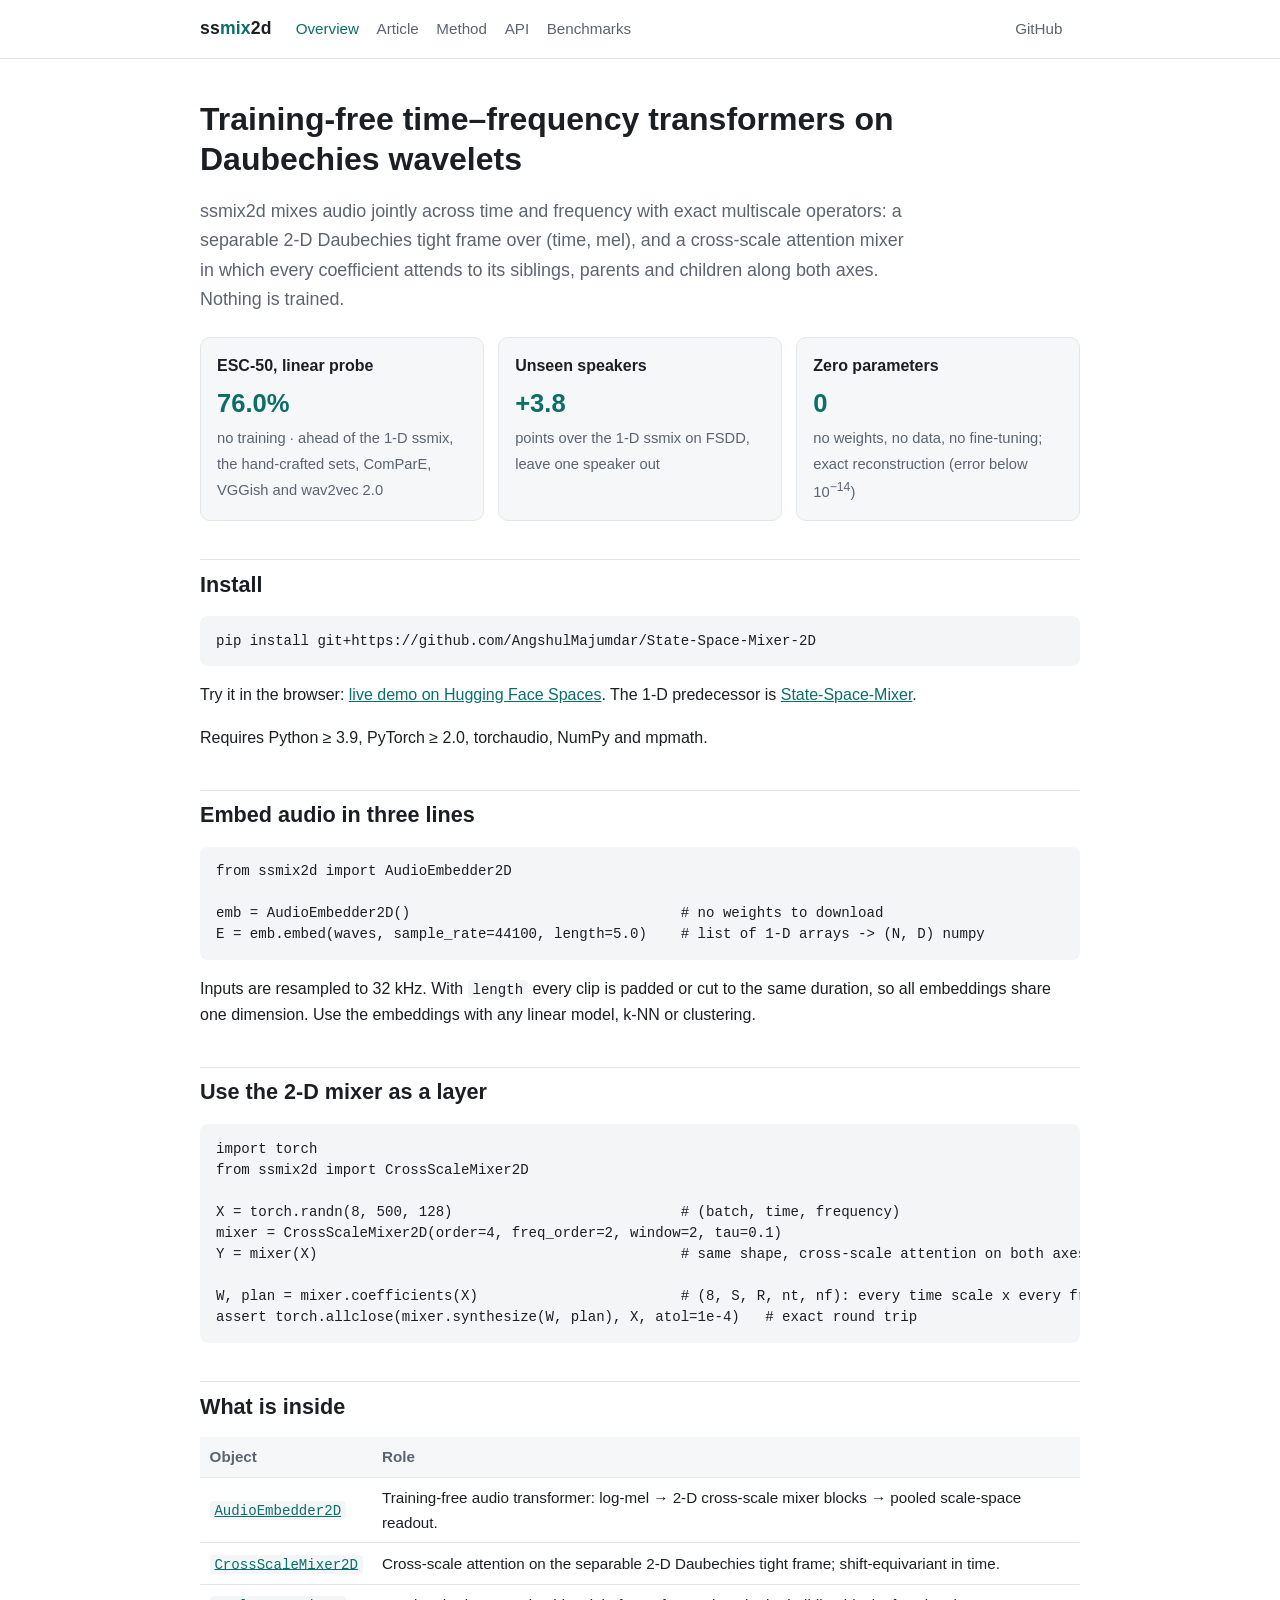
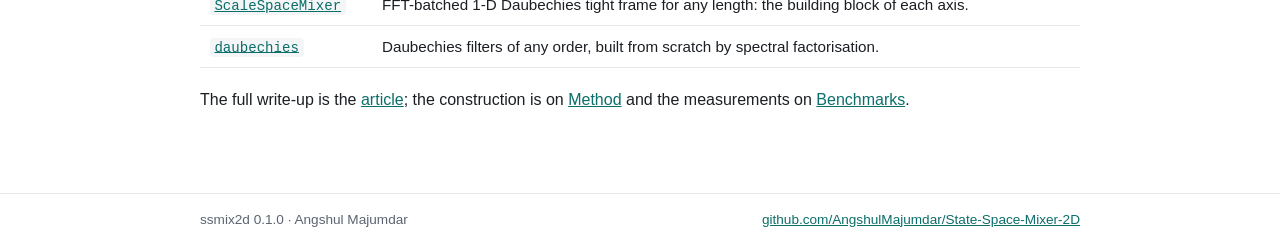
<file: docs/index.html>
<!DOCTYPE html>
<html lang="en">
<head>
<meta charset="utf-8">
<meta name="viewport" content="width=device-width, initial-scale=1">
<title>Overview · ssmix2d</title>
<meta name="description" content="ssmix2d: training-free time-frequency transformers on Daubechies wavelets.">
<link rel="stylesheet" href="style.css">

</head>
<body>
<header><div class="bar"><a class="brand" href="index.html">ss<span>mix</span>2d</a>
<nav><a href="index.html" class=on>Overview</a><a href="article.html">Article</a><a href="method.html">Method</a><a href="api.html">API</a><a href="benchmarks.html">Benchmarks</a><a class="gh" href="https://github.com/AngshulMajumdar/State-Space-Mixer-2D">GitHub</a></nav></div></header>
<main>

<h1>Training-free time–frequency transformers on Daubechies wavelets</h1>
<p class=lead>ssmix2d mixes audio jointly across time and frequency with exact multiscale operators: a separable
2-D Daubechies tight frame over (time, mel), and a cross-scale attention mixer in which every coefficient attends to
its siblings, parents and children along both axes. Nothing is trained.</p>

<div class=cards>
<div class=card><b>ESC-50, linear probe</b><span class=big>76.0%</span><br><span class=note>no training · ahead of the 1-D ssmix, the hand-crafted sets, ComParE, VGGish and wav2vec 2.0</span></div>
<div class=card><b>Unseen speakers</b><span class=big>+3.8</span><br><span class=note>points over the 1-D ssmix on FSDD, leave one speaker out</span></div>
<div class=card><b>Zero parameters</b><span class=big>0</span><br><span class=note>no weights, no data, no fine-tuning; exact reconstruction (error below 10<sup>−14</sup>)</span></div>
</div>

<h2>Install</h2>
<pre><code>pip install git+https://github.com/AngshulMajumdar/State-Space-Mixer-2D</code></pre>
<p>Try it in the browser: <a href="https://huggingface.co/spaces/Angshul/ssmix2d-audio-embedder">live demo on Hugging Face Spaces</a>. The 1-D predecessor is
<a href="https://github.com/AngshulMajumdar/State-Space-Mixer">State-Space-Mixer</a>.</p>
<p>Requires Python ≥ 3.9, PyTorch ≥ 2.0, torchaudio, NumPy and mpmath.</p>

<h2>Embed audio in three lines</h2>
<pre><code>from ssmix2d import AudioEmbedder2D

emb = AudioEmbedder2D()                                # no weights to download
E = emb.embed(waves, sample_rate=44100, length=5.0)    # list of 1-D arrays -> (N, D) numpy</code></pre>
<p>Inputs are resampled to 32 kHz. With <code>length</code> every clip is padded or cut to the same
duration, so all embeddings share one dimension. Use the embeddings with any linear model, k-NN or clustering.</p>

<h2>Use the 2-D mixer as a layer</h2>
<pre><code>import torch
from ssmix2d import CrossScaleMixer2D

X = torch.randn(8, 500, 128)                           # (batch, time, frequency)
mixer = CrossScaleMixer2D(order=4, freq_order=2, window=2, tau=0.1)
Y = mixer(X)                                           # same shape, cross-scale attention on both axes

W, plan = mixer.coefficients(X)                        # (8, S, R, nt, nf): every time scale x every frequency scale
assert torch.allclose(mixer.synthesize(W, plan), X, atol=1e-4)   # exact round trip</code></pre>

<h2>What is inside</h2>
<table>
<tr><th>Object</th><th>Role</th></tr>
<tr><td><a href="api.html#AudioEmbedder2D"><code>AudioEmbedder2D</code></a></td><td>Training-free audio transformer: log-mel → 2-D cross-scale mixer blocks → pooled scale-space readout.</td></tr>
<tr><td><a href="api.html#CrossScaleMixer2D"><code>CrossScaleMixer2D</code></a></td><td>Cross-scale attention on the separable 2-D Daubechies tight frame; shift-equivariant in time.</td></tr>
<tr><td><a href="api.html#ScaleSpaceMixer"><code>ScaleSpaceMixer</code></a></td><td>FFT-batched 1-D Daubechies tight frame for any length: the building block of each axis.</td></tr>
<tr><td><a href="api.html#daubechies"><code>daubechies</code></a></td><td>Daubechies filters of any order, built from scratch by spectral factorisation.</td></tr>
</table>
<p>The full write-up is the <a href="article.html">article</a>; the construction is on <a href="method.html">Method</a>
and the measurements on <a href="benchmarks.html">Benchmarks</a>.</p>

</main>
<footer><div class="bar"><span>ssmix2d 0.1.0 · Angshul Majumdar</span><a href="https://github.com/AngshulMajumdar/State-Space-Mixer-2D">github.com/AngshulMajumdar/State-Space-Mixer-2D</a></div></footer>
</body>
</html>
</file>
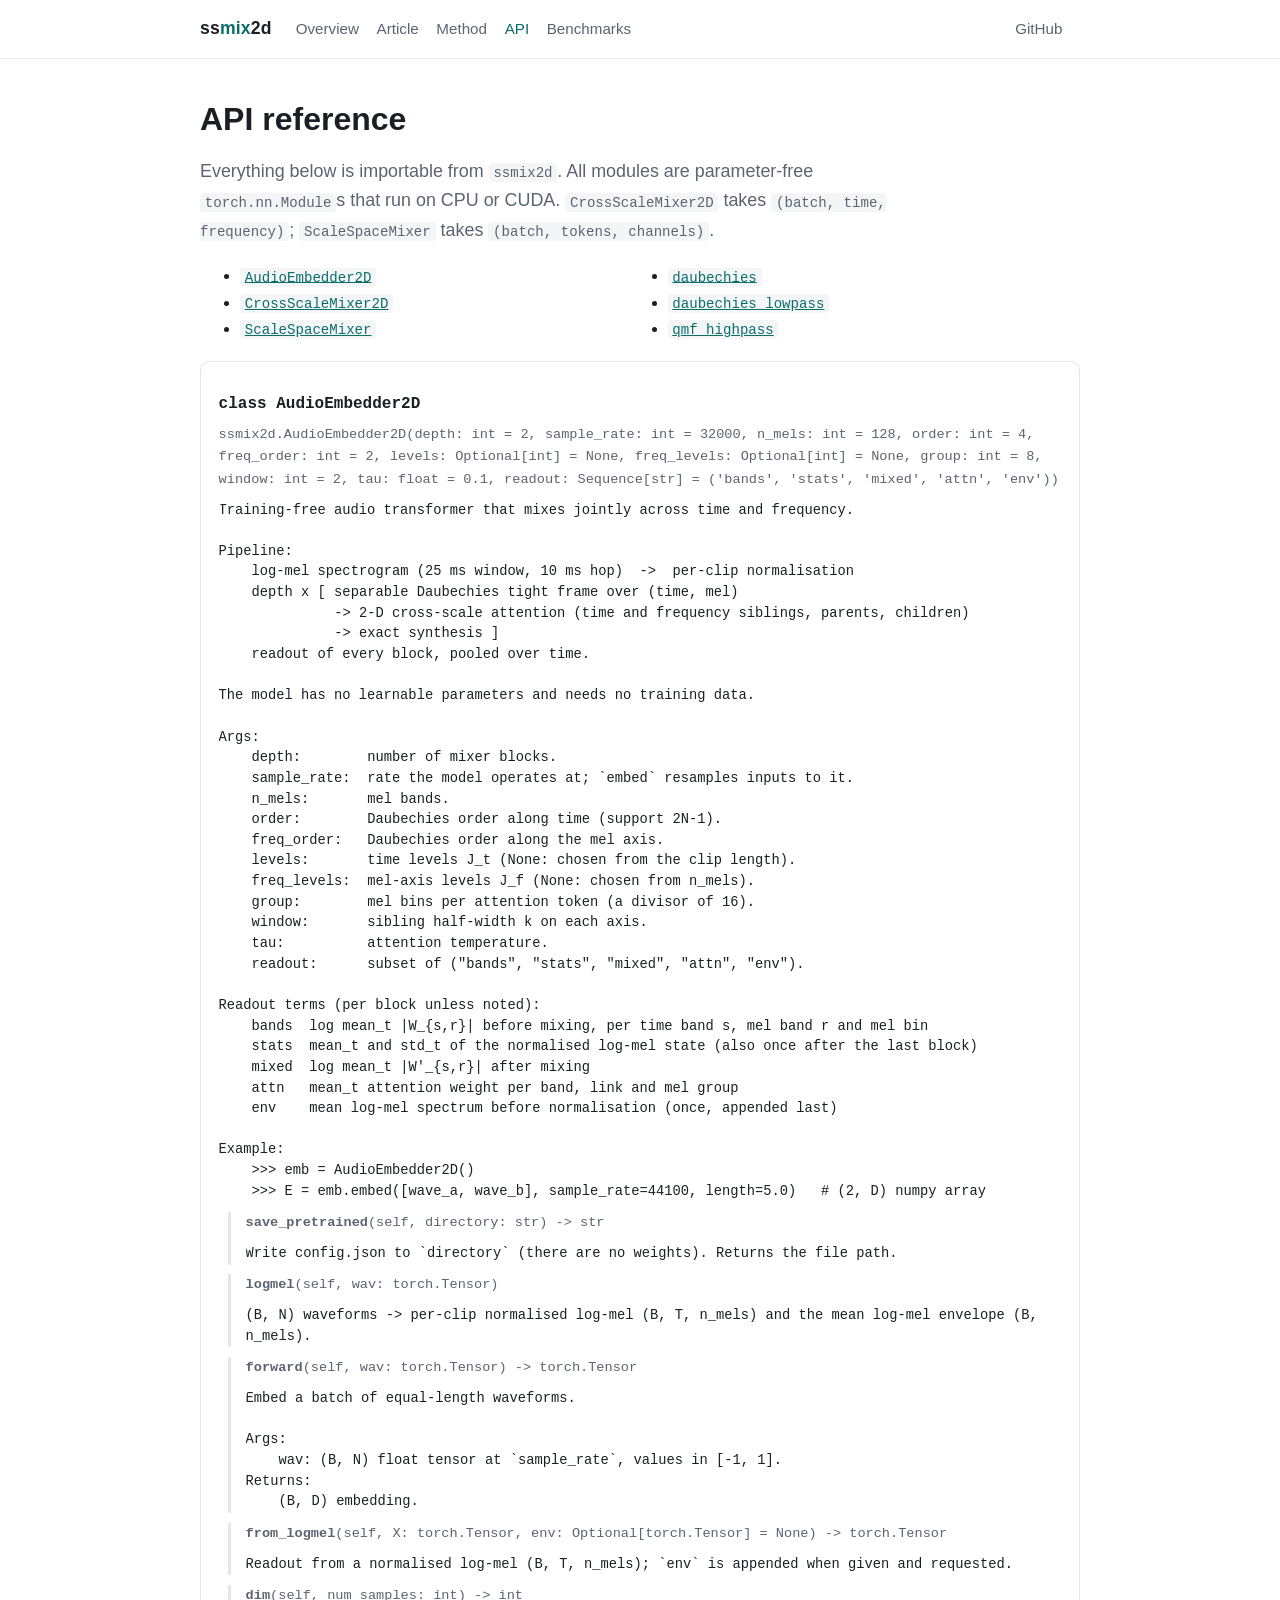
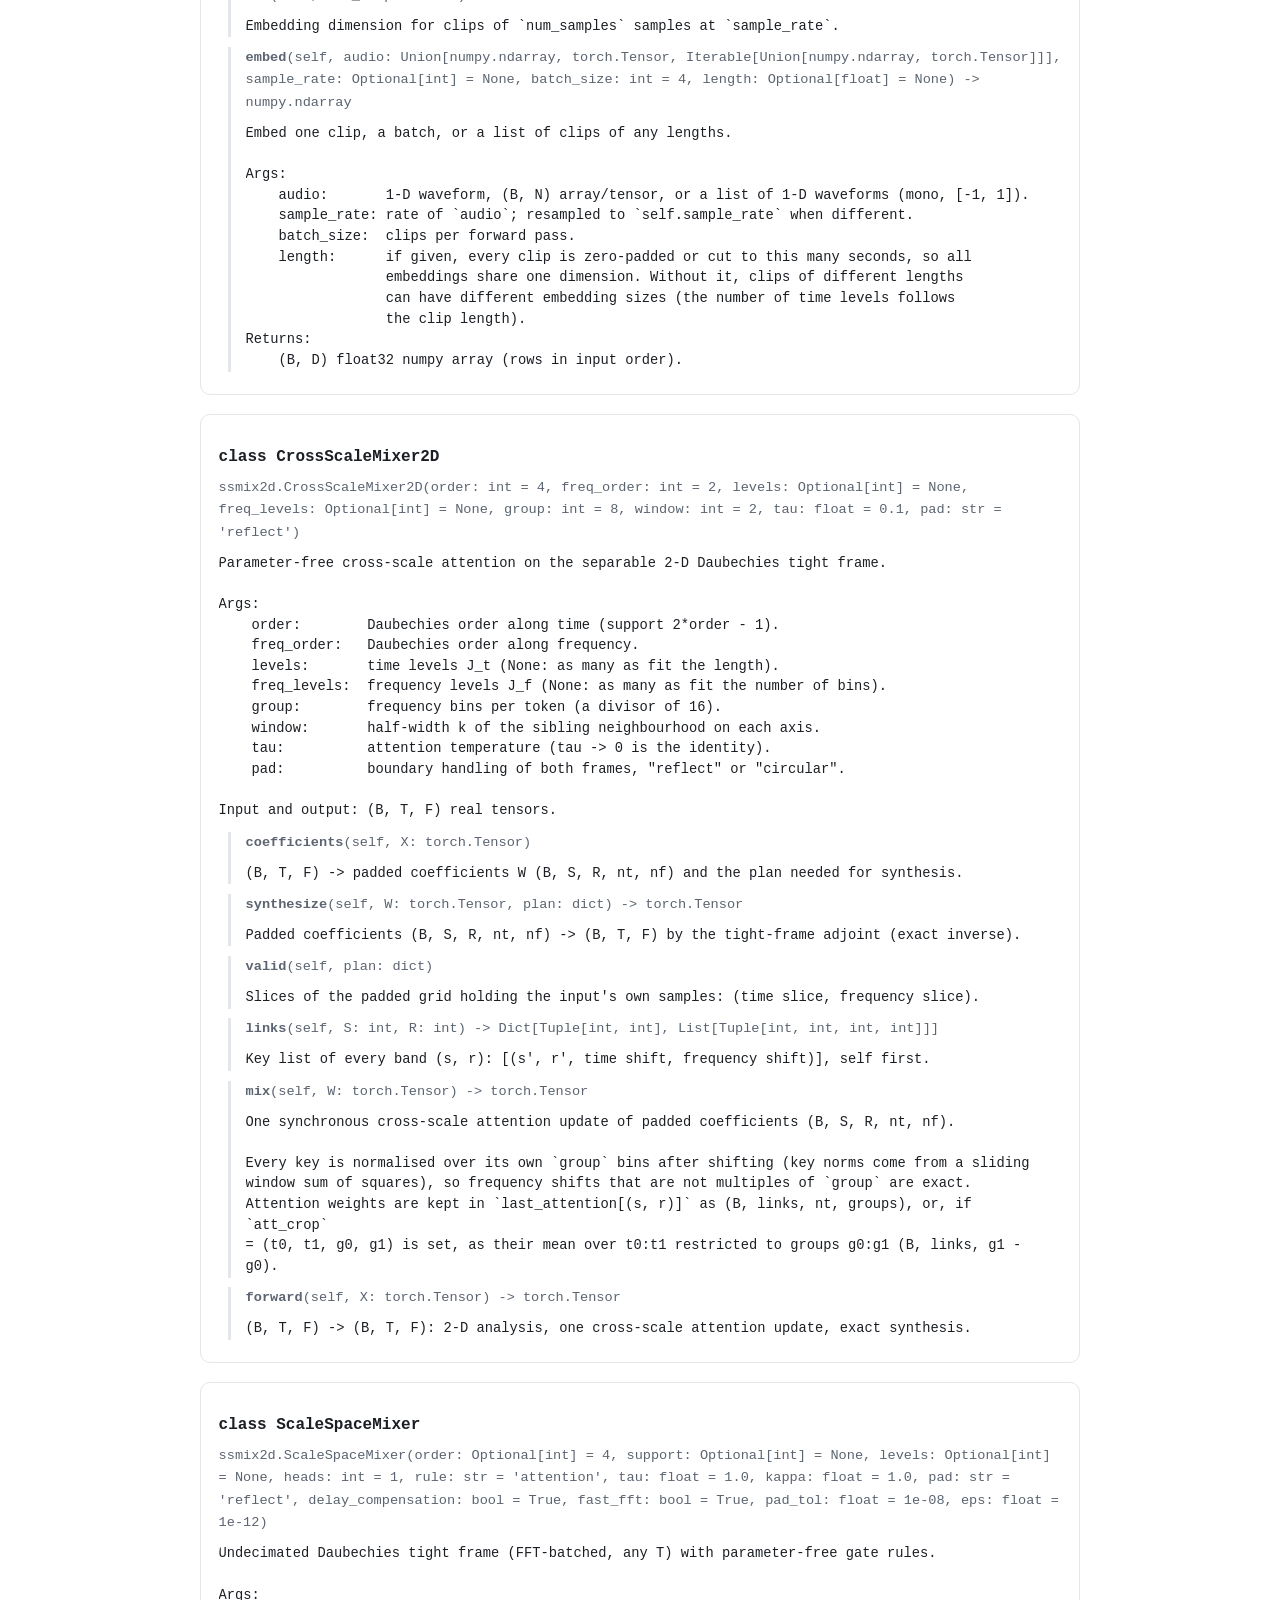
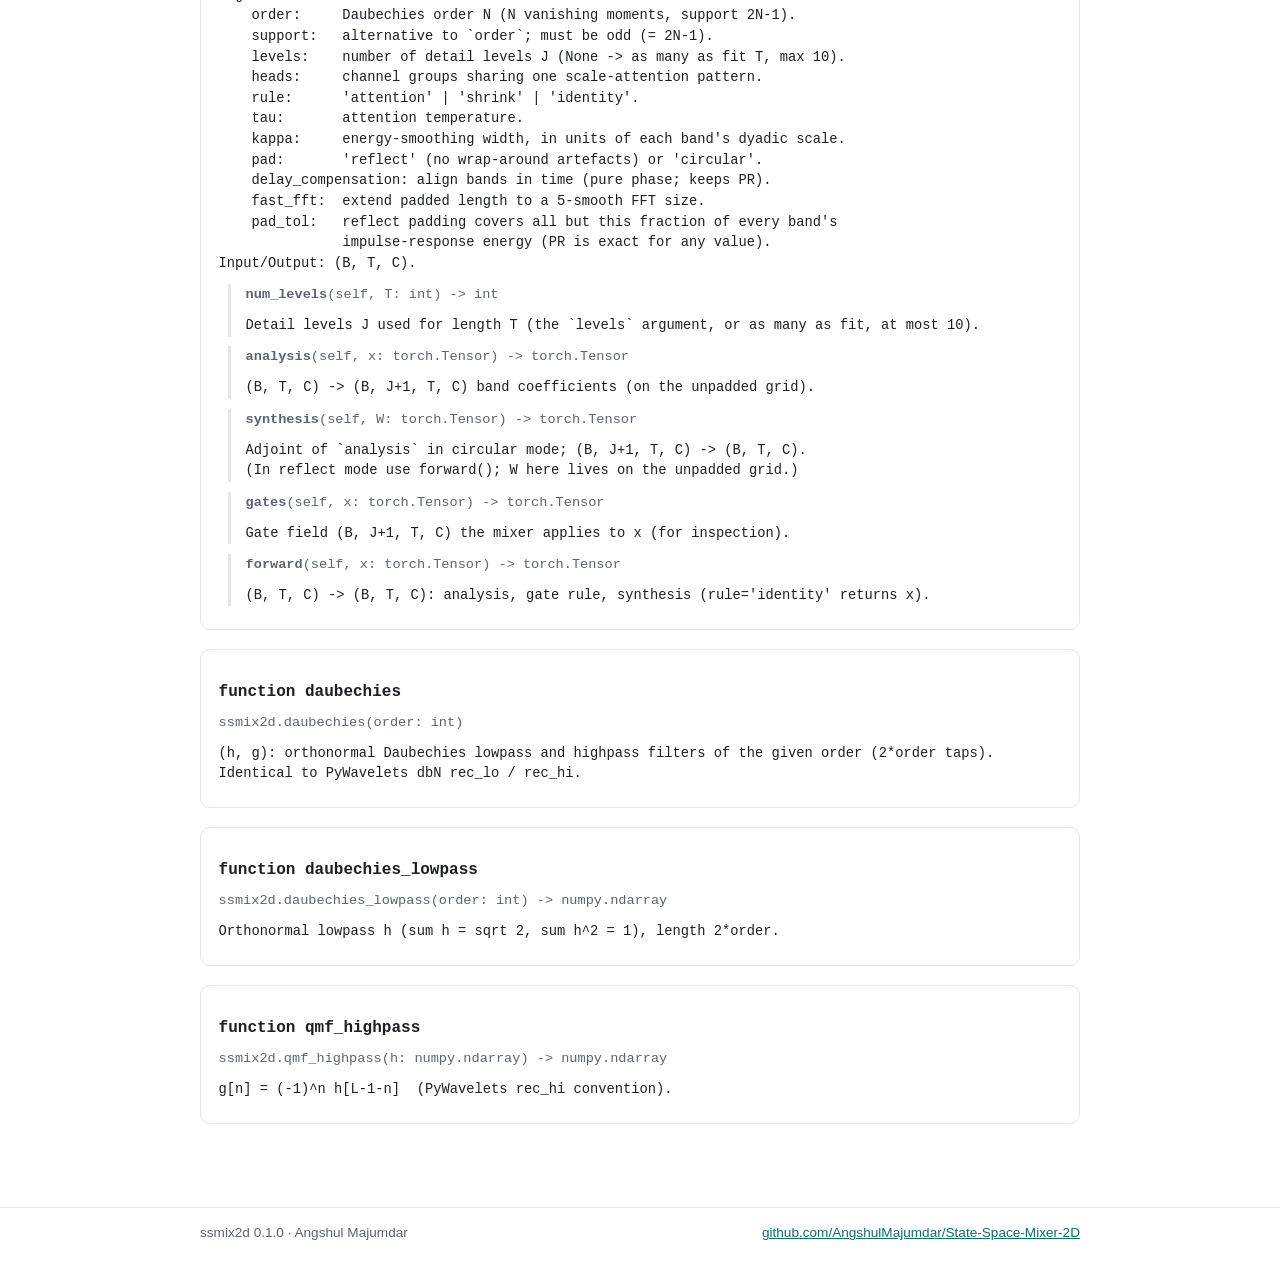
<file: docs/api.html>
<!DOCTYPE html>
<html lang="en">
<head>
<meta charset="utf-8">
<meta name="viewport" content="width=device-width, initial-scale=1">
<title>API · ssmix2d</title>
<meta name="description" content="ssmix2d: training-free time-frequency transformers on Daubechies wavelets.">
<link rel="stylesheet" href="style.css">

</head>
<body>
<header><div class="bar"><a class="brand" href="index.html">ss<span>mix</span>2d</a>
<nav><a href="index.html">Overview</a><a href="article.html">Article</a><a href="method.html">Method</a><a href="api.html" class=on>API</a><a href="benchmarks.html">Benchmarks</a><a class="gh" href="https://github.com/AngshulMajumdar/State-Space-Mixer-2D">GitHub</a></nav></div></header>
<main>
<h1>API reference</h1>
<p class=lead>Everything below is importable from <code>ssmix2d</code>. All modules are parameter-free <code>torch.nn.Module</code>s that run on CPU or CUDA. <code>CrossScaleMixer2D</code> takes <code>(batch, time, frequency)</code>; <code>ScaleSpaceMixer</code> takes <code>(batch, tokens, channels)</code>.</p>
<ul class=toc><li><a href="#AudioEmbedder2D"><code>AudioEmbedder2D</code></a></li><li><a href="#CrossScaleMixer2D"><code>CrossScaleMixer2D</code></a></li><li><a href="#ScaleSpaceMixer"><code>ScaleSpaceMixer</code></a></li><li><a href="#daubechies"><code>daubechies</code></a></li><li><a href="#daubechies_lowpass"><code>daubechies_lowpass</code></a></li><li><a href="#qmf_highpass"><code>qmf_highpass</code></a></li></ul>
<div class="api-item" id="AudioEmbedder2D"><h3>class AudioEmbedder2D</h3>
<p class="sig">ssmix2d.AudioEmbedder2D(depth: int = 2, sample_rate: int = 32000, n_mels: int = 128, order: int = 4, freq_order: int = 2, levels: Optional[int] = None, freq_levels: Optional[int] = None, group: int = 8, window: int = 2, tau: float = 0.1, readout: Sequence[str] = (&#x27;bands&#x27;, &#x27;stats&#x27;, &#x27;mixed&#x27;, &#x27;attn&#x27;, &#x27;env&#x27;))</p>
<pre class="doc">Training-free audio transformer that mixes jointly across time and frequency.

Pipeline:
    log-mel spectrogram (25 ms window, 10 ms hop)  -&gt;  per-clip normalisation
    depth x [ separable Daubechies tight frame over (time, mel)
              -&gt; 2-D cross-scale attention (time and frequency siblings, parents, children)
              -&gt; exact synthesis ]
    readout of every block, pooled over time.

The model has no learnable parameters and needs no training data.

Args:
    depth:        number of mixer blocks.
    sample_rate:  rate the model operates at; `embed` resamples inputs to it.
    n_mels:       mel bands.
    order:        Daubechies order along time (support 2N-1).
    freq_order:   Daubechies order along the mel axis.
    levels:       time levels J_t (None: chosen from the clip length).
    freq_levels:  mel-axis levels J_f (None: chosen from n_mels).
    group:        mel bins per attention token (a divisor of 16).
    window:       sibling half-width k on each axis.
    tau:          attention temperature.
    readout:      subset of (&quot;bands&quot;, &quot;stats&quot;, &quot;mixed&quot;, &quot;attn&quot;, &quot;env&quot;).

Readout terms (per block unless noted):
    bands  log mean_t |W_{s,r}| before mixing, per time band s, mel band r and mel bin
    stats  mean_t and std_t of the normalised log-mel state (also once after the last block)
    mixed  log mean_t |W&#x27;_{s,r}| after mixing
    attn   mean_t attention weight per band, link and mel group
    env    mean log-mel spectrum before normalisation (once, appended last)

Example:
    &gt;&gt;&gt; emb = AudioEmbedder2D()
    &gt;&gt;&gt; E = emb.embed([wave_a, wave_b], sample_rate=44100, length=5.0)   # (2, D) numpy array</pre>
<div class="method"><p class="sig"><b>save_pretrained</b>(self, directory: str) -&gt; str</p><pre class="doc">Write config.json to `directory` (there are no weights). Returns the file path.</pre></div>
<div class="method"><p class="sig"><b>logmel</b>(self, wav: torch.Tensor)</p><pre class="doc">(B, N) waveforms -&gt; per-clip normalised log-mel (B, T, n_mels) and the mean log-mel envelope (B, n_mels).</pre></div>
<div class="method"><p class="sig"><b>forward</b>(self, wav: torch.Tensor) -&gt; torch.Tensor</p><pre class="doc">Embed a batch of equal-length waveforms.

Args:
    wav: (B, N) float tensor at `sample_rate`, values in [-1, 1].
Returns:
    (B, D) embedding.</pre></div>
<div class="method"><p class="sig"><b>from_logmel</b>(self, X: torch.Tensor, env: Optional[torch.Tensor] = None) -&gt; torch.Tensor</p><pre class="doc">Readout from a normalised log-mel (B, T, n_mels); `env` is appended when given and requested.</pre></div>
<div class="method"><p class="sig"><b>dim</b>(self, num_samples: int) -&gt; int</p><pre class="doc">Embedding dimension for clips of `num_samples` samples at `sample_rate`.</pre></div>
<div class="method"><p class="sig"><b>embed</b>(self, audio: Union[numpy.ndarray, torch.Tensor, Iterable[Union[numpy.ndarray, torch.Tensor]]], sample_rate: Optional[int] = None, batch_size: int = 4, length: Optional[float] = None) -&gt; numpy.ndarray</p><pre class="doc">Embed one clip, a batch, or a list of clips of any lengths.

Args:
    audio:       1-D waveform, (B, N) array/tensor, or a list of 1-D waveforms (mono, [-1, 1]).
    sample_rate: rate of `audio`; resampled to `self.sample_rate` when different.
    batch_size:  clips per forward pass.
    length:      if given, every clip is zero-padded or cut to this many seconds, so all
                 embeddings share one dimension. Without it, clips of different lengths
                 can have different embedding sizes (the number of time levels follows
                 the clip length).
Returns:
    (B, D) float32 numpy array (rows in input order).</pre></div>
</div>
<div class="api-item" id="CrossScaleMixer2D"><h3>class CrossScaleMixer2D</h3>
<p class="sig">ssmix2d.CrossScaleMixer2D(order: int = 4, freq_order: int = 2, levels: Optional[int] = None, freq_levels: Optional[int] = None, group: int = 8, window: int = 2, tau: float = 0.1, pad: str = &#x27;reflect&#x27;)</p>
<pre class="doc">Parameter-free cross-scale attention on the separable 2-D Daubechies tight frame.

Args:
    order:        Daubechies order along time (support 2*order - 1).
    freq_order:   Daubechies order along frequency.
    levels:       time levels J_t (None: as many as fit the length).
    freq_levels:  frequency levels J_f (None: as many as fit the number of bins).
    group:        frequency bins per token (a divisor of 16).
    window:       half-width k of the sibling neighbourhood on each axis.
    tau:          attention temperature (tau -&gt; 0 is the identity).
    pad:          boundary handling of both frames, &quot;reflect&quot; or &quot;circular&quot;.

Input and output: (B, T, F) real tensors.</pre>
<div class="method"><p class="sig"><b>coefficients</b>(self, X: torch.Tensor)</p><pre class="doc">(B, T, F) -&gt; padded coefficients W (B, S, R, nt, nf) and the plan needed for synthesis.</pre></div>
<div class="method"><p class="sig"><b>synthesize</b>(self, W: torch.Tensor, plan: dict) -&gt; torch.Tensor</p><pre class="doc">Padded coefficients (B, S, R, nt, nf) -&gt; (B, T, F) by the tight-frame adjoint (exact inverse).</pre></div>
<div class="method"><p class="sig"><b>valid</b>(self, plan: dict)</p><pre class="doc">Slices of the padded grid holding the input&#x27;s own samples: (time slice, frequency slice).</pre></div>
<div class="method"><p class="sig"><b>links</b>(self, S: int, R: int) -&gt; Dict[Tuple[int, int], List[Tuple[int, int, int, int]]]</p><pre class="doc">Key list of every band (s, r): [(s&#x27;, r&#x27;, time shift, frequency shift)], self first.</pre></div>
<div class="method"><p class="sig"><b>mix</b>(self, W: torch.Tensor) -&gt; torch.Tensor</p><pre class="doc">One synchronous cross-scale attention update of padded coefficients (B, S, R, nt, nf).

Every key is normalised over its own `group` bins after shifting (key norms come from a sliding
window sum of squares), so frequency shifts that are not multiples of `group` are exact.
Attention weights are kept in `last_attention[(s, r)]` as (B, links, nt, groups), or, if `att_crop`
= (t0, t1, g0, g1) is set, as their mean over t0:t1 restricted to groups g0:g1 (B, links, g1 - g0).</pre></div>
<div class="method"><p class="sig"><b>forward</b>(self, X: torch.Tensor) -&gt; torch.Tensor</p><pre class="doc">(B, T, F) -&gt; (B, T, F): 2-D analysis, one cross-scale attention update, exact synthesis.</pre></div>
</div>
<div class="api-item" id="ScaleSpaceMixer"><h3>class ScaleSpaceMixer</h3>
<p class="sig">ssmix2d.ScaleSpaceMixer(order: Optional[int] = 4, support: Optional[int] = None, levels: Optional[int] = None, heads: int = 1, rule: str = &#x27;attention&#x27;, tau: float = 1.0, kappa: float = 1.0, pad: str = &#x27;reflect&#x27;, delay_compensation: bool = True, fast_fft: bool = True, pad_tol: float = 1e-08, eps: float = 1e-12)</p>
<pre class="doc">Undecimated Daubechies tight frame (FFT-batched, any T) with parameter-free gate rules.

Args:
    order:     Daubechies order N (N vanishing moments, support 2N-1).
    support:   alternative to `order`; must be odd (= 2N-1).
    levels:    number of detail levels J (None -&gt; as many as fit T, max 10).
    heads:     channel groups sharing one scale-attention pattern.
    rule:      &#x27;attention&#x27; | &#x27;shrink&#x27; | &#x27;identity&#x27;.
    tau:       attention temperature.
    kappa:     energy-smoothing width, in units of each band&#x27;s dyadic scale.
    pad:       &#x27;reflect&#x27; (no wrap-around artefacts) or &#x27;circular&#x27;.
    delay_compensation: align bands in time (pure phase; keeps PR).
    fast_fft:  extend padded length to a 5-smooth FFT size.
    pad_tol:   reflect padding covers all but this fraction of every band&#x27;s
               impulse-response energy (PR is exact for any value).
Input/Output: (B, T, C).</pre>
<div class="method"><p class="sig"><b>num_levels</b>(self, T: int) -&gt; int</p><pre class="doc">Detail levels J used for length T (the `levels` argument, or as many as fit, at most 10).</pre></div>
<div class="method"><p class="sig"><b>analysis</b>(self, x: torch.Tensor) -&gt; torch.Tensor</p><pre class="doc">(B, T, C) -&gt; (B, J+1, T, C) band coefficients (on the unpadded grid).</pre></div>
<div class="method"><p class="sig"><b>synthesis</b>(self, W: torch.Tensor) -&gt; torch.Tensor</p><pre class="doc">Adjoint of `analysis` in circular mode; (B, J+1, T, C) -&gt; (B, T, C).
(In reflect mode use forward(); W here lives on the unpadded grid.)</pre></div>
<div class="method"><p class="sig"><b>gates</b>(self, x: torch.Tensor) -&gt; torch.Tensor</p><pre class="doc">Gate field (B, J+1, T, C) the mixer applies to x (for inspection).</pre></div>
<div class="method"><p class="sig"><b>forward</b>(self, x: torch.Tensor) -&gt; torch.Tensor</p><pre class="doc">(B, T, C) -&gt; (B, T, C): analysis, gate rule, synthesis (rule=&#x27;identity&#x27; returns x).</pre></div>
</div>
<div class="api-item" id="daubechies"><h3>function daubechies</h3>
<p class="sig">ssmix2d.daubechies(order: int)</p>
<pre class="doc">(h, g): orthonormal Daubechies lowpass and highpass filters of the given order (2*order taps).
Identical to PyWavelets dbN rec_lo / rec_hi.</pre>
</div>
<div class="api-item" id="daubechies_lowpass"><h3>function daubechies_lowpass</h3>
<p class="sig">ssmix2d.daubechies_lowpass(order: int) -&gt; numpy.ndarray</p>
<pre class="doc">Orthonormal lowpass h (sum h = sqrt 2, sum h^2 = 1), length 2*order.</pre>
</div>
<div class="api-item" id="qmf_highpass"><h3>function qmf_highpass</h3>
<p class="sig">ssmix2d.qmf_highpass(h: numpy.ndarray) -&gt; numpy.ndarray</p>
<pre class="doc">g[n] = (-1)^n h[L-1-n]  (PyWavelets rec_hi convention).</pre>
</div>
</main>
<footer><div class="bar"><span>ssmix2d 0.1.0 · Angshul Majumdar</span><a href="https://github.com/AngshulMajumdar/State-Space-Mixer-2D">github.com/AngshulMajumdar/State-Space-Mixer-2D</a></div></footer>
</body>
</html>
</file>
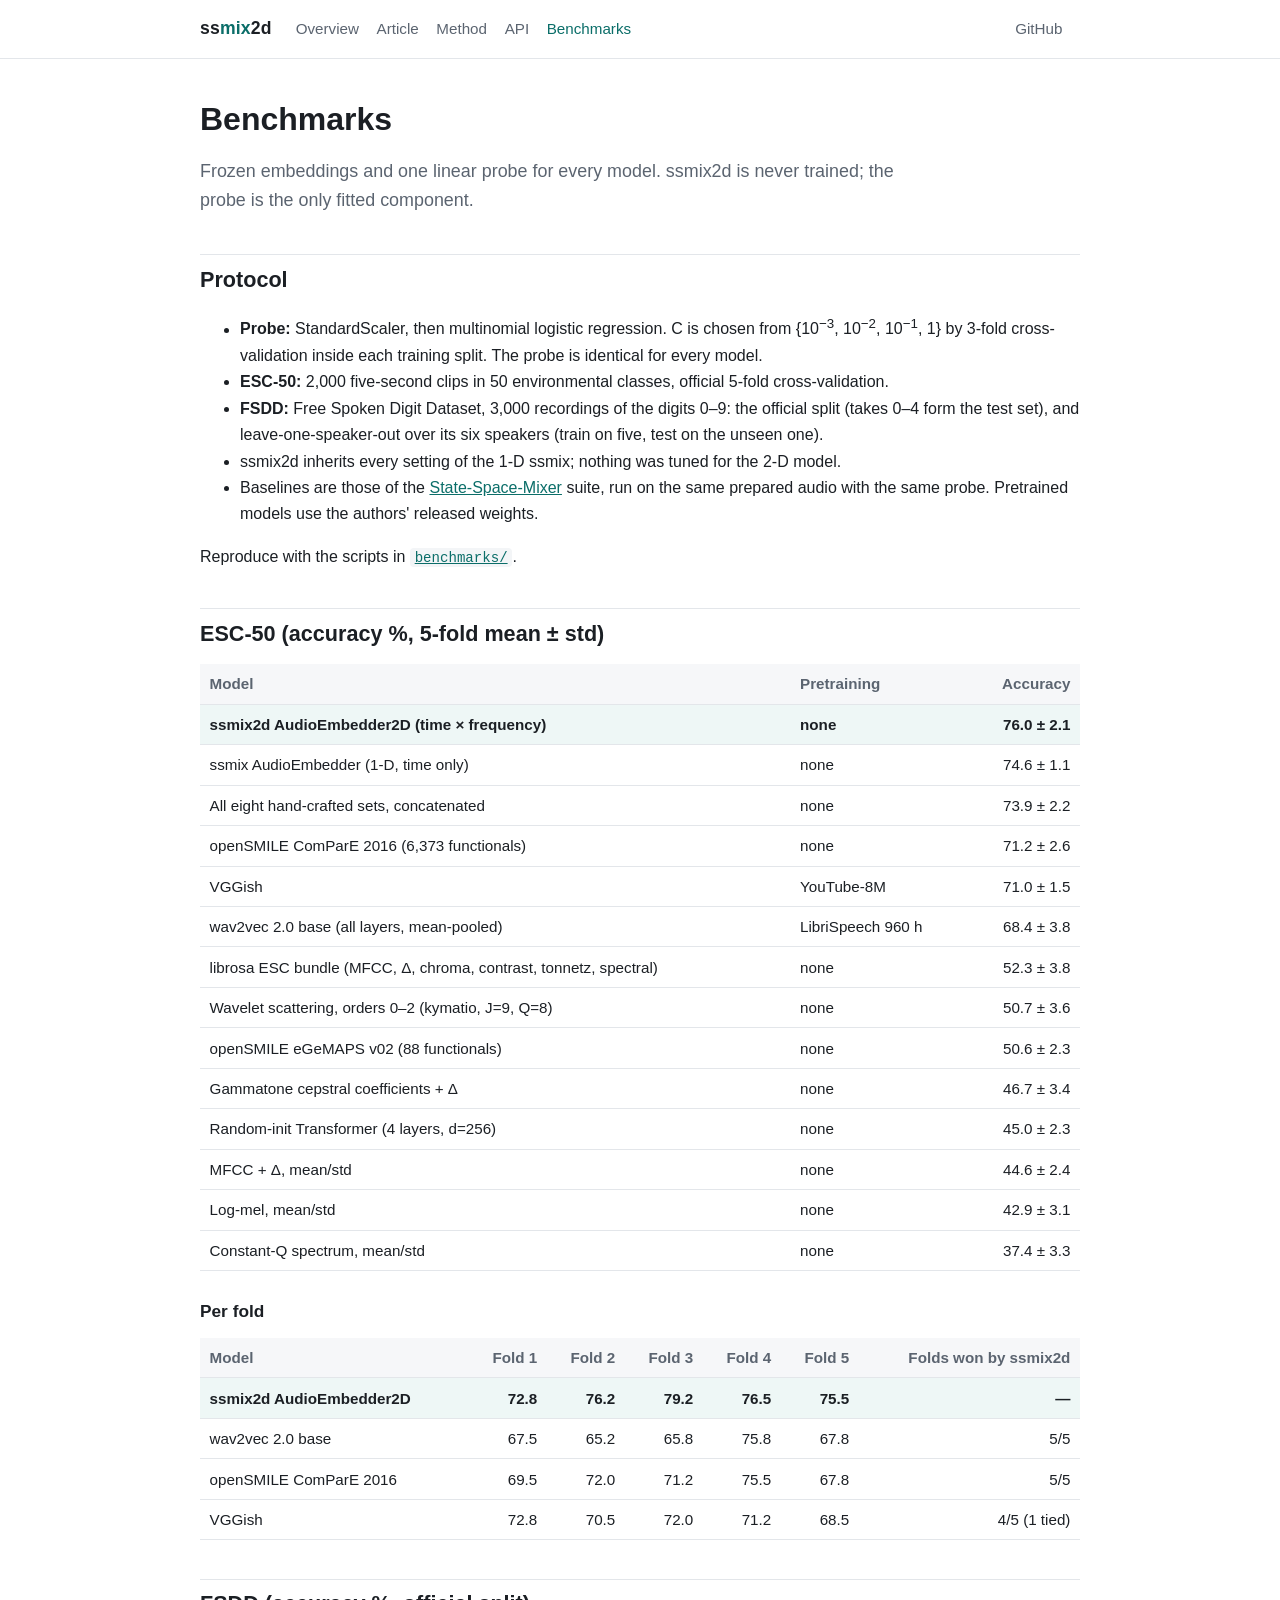
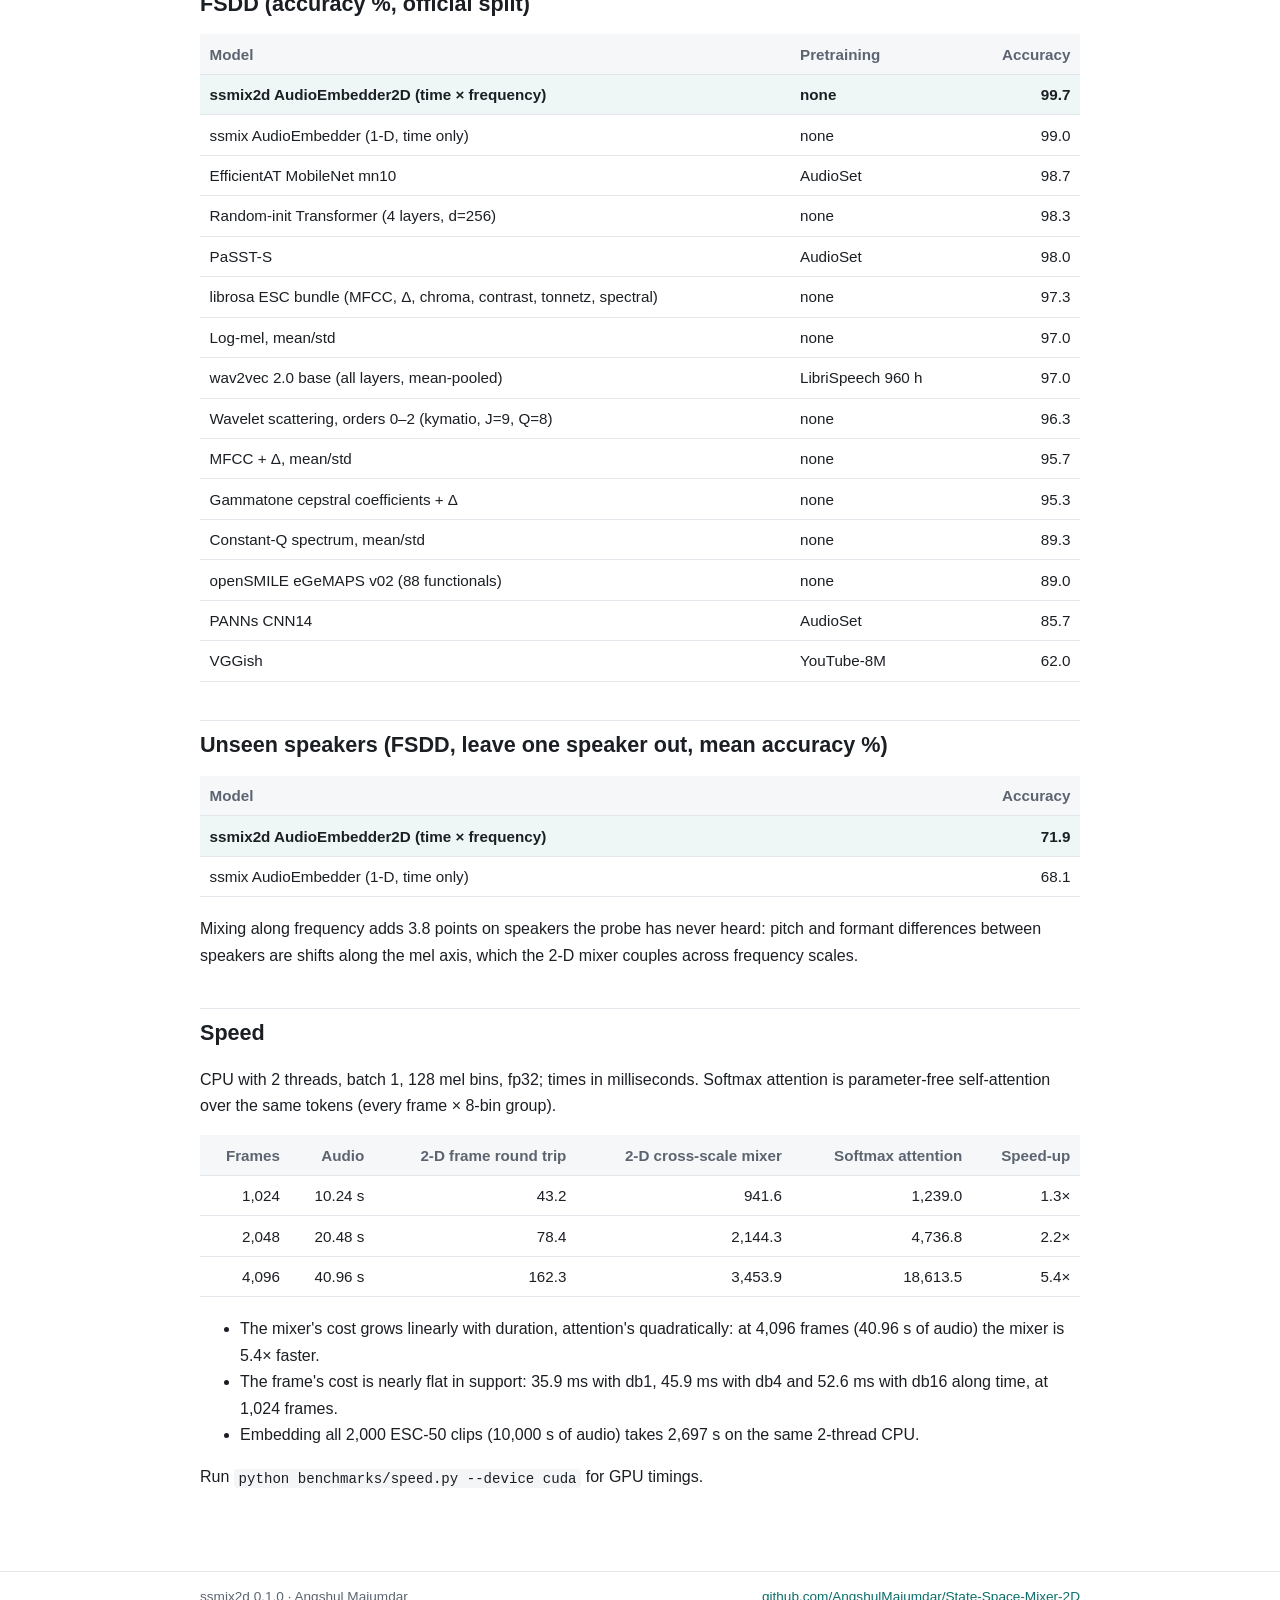
<file: docs/benchmarks.html>
<!DOCTYPE html>
<html lang="en">
<head>
<meta charset="utf-8">
<meta name="viewport" content="width=device-width, initial-scale=1">
<title>Benchmarks · ssmix2d</title>
<meta name="description" content="ssmix2d: training-free time-frequency transformers on Daubechies wavelets.">
<link rel="stylesheet" href="style.css">

</head>
<body>
<header><div class="bar"><a class="brand" href="index.html">ss<span>mix</span>2d</a>
<nav><a href="index.html">Overview</a><a href="article.html">Article</a><a href="method.html">Method</a><a href="api.html">API</a><a href="benchmarks.html" class=on>Benchmarks</a><a class="gh" href="https://github.com/AngshulMajumdar/State-Space-Mixer-2D">GitHub</a></nav></div></header>
<main>

<h1>Benchmarks</h1>
<p class=lead>Frozen embeddings and one linear probe for every model. ssmix2d is never trained; the probe is the only
fitted component.</p>

<h2>Protocol</h2>
<ul>
<li><b>Probe:</b> StandardScaler, then multinomial logistic regression. C is chosen from
{10<sup>−3</sup>, 10<sup>−2</sup>, 10<sup>−1</sup>, 1} by 3-fold cross-validation inside each training split.
The probe is identical for every model.</li>
<li><b>ESC-50:</b> 2,000 five-second clips in 50 environmental classes, official 5-fold cross-validation.</li>
<li><b>FSDD:</b> Free Spoken Digit Dataset, 3,000 recordings of the digits 0–9: the official split (takes 0–4 form
the test set), and leave-one-speaker-out over its six speakers (train on five, test on the unseen one).</li>
<li>ssmix2d inherits every setting of the 1-D ssmix; nothing was tuned for the 2-D model.</li>
<li>Baselines are those of the <a href="https://github.com/AngshulMajumdar/State-Space-Mixer">State-Space-Mixer</a> suite, run on the same prepared audio with the
same probe. Pretrained models use the authors' released weights.</li>
</ul>
<p>Reproduce with the scripts in <a href="https://github.com/AngshulMajumdar/State-Space-Mixer-2D/tree/main/benchmarks"><code>benchmarks/</code></a>.</p>

<h2>ESC-50 (accuracy %, 5-fold mean ± std)</h2>
<table><tr><th>Model</th><th>Pretraining</th><th class=num>Accuracy</th></tr><tr class=ours><td>ssmix2d AudioEmbedder2D (time × frequency)</td><td>none</td><td class=num>76.0 ± 2.1</td></tr><tr><td>ssmix AudioEmbedder (1-D, time only)</td><td>none</td><td class=num>74.6 ± 1.1</td></tr><tr><td>All eight hand-crafted sets, concatenated</td><td>none</td><td class=num>73.9 ± 2.2</td></tr><tr><td>openSMILE ComParE 2016 (6,373 functionals)</td><td>none</td><td class=num>71.2 ± 2.6</td></tr><tr><td>VGGish</td><td>YouTube-8M</td><td class=num>71.0 ± 1.5</td></tr><tr><td>wav2vec 2.0 base (all layers, mean-pooled)</td><td>LibriSpeech 960 h</td><td class=num>68.4 ± 3.8</td></tr><tr><td>librosa ESC bundle (MFCC, Δ, chroma, contrast, tonnetz, spectral)</td><td>none</td><td class=num>52.3 ± 3.8</td></tr><tr><td>Wavelet scattering, orders 0–2 (kymatio, J=9, Q=8)</td><td>none</td><td class=num>50.7 ± 3.6</td></tr><tr><td>openSMILE eGeMAPS v02 (88 functionals)</td><td>none</td><td class=num>50.6 ± 2.3</td></tr><tr><td>Gammatone cepstral coefficients + Δ</td><td>none</td><td class=num>46.7 ± 3.4</td></tr><tr><td>Random-init Transformer (4 layers, d=256)</td><td>none</td><td class=num>45.0 ± 2.3</td></tr><tr><td>MFCC + Δ, mean/std</td><td>none</td><td class=num>44.6 ± 2.4</td></tr><tr><td>Log-mel, mean/std</td><td>none</td><td class=num>42.9 ± 3.1</td></tr><tr><td>Constant-Q spectrum, mean/std</td><td>none</td><td class=num>37.4 ± 3.3</td></tr></table>
<h3>Per fold</h3>
<table><tr><th>Model</th><th class=num>Fold 1</th><th class=num>Fold 2</th><th class=num>Fold 3</th><th class=num>Fold 4</th>
<th class=num>Fold 5</th><th class=num>Folds won by ssmix2d</th></tr><tr class=ours><td>ssmix2d AudioEmbedder2D</td><td class=num>72.8</td><td class=num>76.2</td><td class=num>79.2</td><td class=num>76.5</td><td class=num>75.5</td><td class=num>—</td></tr><tr><td>wav2vec 2.0 base</td><td class=num>67.5</td><td class=num>65.2</td><td class=num>65.8</td><td class=num>75.8</td><td class=num>67.8</td><td class=num>5/5</td></tr><tr><td>openSMILE ComParE 2016</td><td class=num>69.5</td><td class=num>72.0</td><td class=num>71.2</td><td class=num>75.5</td><td class=num>67.8</td><td class=num>5/5</td></tr><tr><td>VGGish</td><td class=num>72.8</td><td class=num>70.5</td><td class=num>72.0</td><td class=num>71.2</td><td class=num>68.5</td><td class=num>4/5 (1 tied)</td></tr></table>

<h2>FSDD (accuracy %, official split)</h2>
<table><tr><th>Model</th><th>Pretraining</th><th class=num>Accuracy</th></tr><tr class=ours><td>ssmix2d AudioEmbedder2D (time × frequency)</td><td>none</td><td class=num>99.7</td></tr><tr><td>ssmix AudioEmbedder (1-D, time only)</td><td>none</td><td class=num>99.0</td></tr><tr><td>EfficientAT MobileNet mn10</td><td>AudioSet</td><td class=num>98.7</td></tr><tr><td>Random-init Transformer (4 layers, d=256)</td><td>none</td><td class=num>98.3</td></tr><tr><td>PaSST-S</td><td>AudioSet</td><td class=num>98.0</td></tr><tr><td>librosa ESC bundle (MFCC, Δ, chroma, contrast, tonnetz, spectral)</td><td>none</td><td class=num>97.3</td></tr><tr><td>Log-mel, mean/std</td><td>none</td><td class=num>97.0</td></tr><tr><td>wav2vec 2.0 base (all layers, mean-pooled)</td><td>LibriSpeech 960 h</td><td class=num>97.0</td></tr><tr><td>Wavelet scattering, orders 0–2 (kymatio, J=9, Q=8)</td><td>none</td><td class=num>96.3</td></tr><tr><td>MFCC + Δ, mean/std</td><td>none</td><td class=num>95.7</td></tr><tr><td>Gammatone cepstral coefficients + Δ</td><td>none</td><td class=num>95.3</td></tr><tr><td>Constant-Q spectrum, mean/std</td><td>none</td><td class=num>89.3</td></tr><tr><td>openSMILE eGeMAPS v02 (88 functionals)</td><td>none</td><td class=num>89.0</td></tr><tr><td>PANNs CNN14</td><td>AudioSet</td><td class=num>85.7</td></tr><tr><td>VGGish</td><td>YouTube-8M</td><td class=num>62.0</td></tr></table>

<h2>Unseen speakers (FSDD, leave one speaker out, mean accuracy %)</h2>
<table><tr><th>Model</th><th class=num>Accuracy</th></tr><tr class=ours><td>ssmix2d AudioEmbedder2D (time × frequency)</td><td class=num>71.9</td></tr><tr><td>ssmix AudioEmbedder (1-D, time only)</td><td class=num>68.1</td></tr></table>
<p>Mixing along frequency adds 3.8 points on speakers the probe has never heard: pitch and formant
differences between speakers are shifts along the mel axis, which the 2-D mixer couples across frequency scales.</p>

<h2>Speed</h2>
<p>CPU with 2 threads, batch 1, 128 mel bins, fp32; times in milliseconds. Softmax attention is parameter-free
self-attention over the same tokens (every frame × 8-bin group).</p>
<table><tr><th class=num>Frames</th><th class=num>Audio</th><th class=num>2-D frame round trip</th><th class=num>2-D cross-scale mixer</th>
<th class=num>Softmax attention</th><th class=num>Speed-up</th></tr><tr><td class=num>1,024</td><td class=num>10.24 s</td><td class=num>43.2</td><td class=num>941.6</td><td class=num>1,239.0</td><td class=num>1.3×</td></tr><tr><td class=num>2,048</td><td class=num>20.48 s</td><td class=num>78.4</td><td class=num>2,144.3</td><td class=num>4,736.8</td><td class=num>2.2×</td></tr><tr><td class=num>4,096</td><td class=num>40.96 s</td><td class=num>162.3</td><td class=num>3,453.9</td><td class=num>18,613.5</td><td class=num>5.4×</td></tr></table>
<ul>
<li>The mixer's cost grows linearly with duration, attention's quadratically: at 4,096 frames
(40.96 s of audio) the mixer is 5.4× faster.</li>
<li>The frame's cost is nearly flat in support: 35.9 ms with db1, 45.9 ms with db4 and 52.6 ms with
db16 along time, at 1,024 frames.</li>
<li>Embedding all 2,000 ESC-50 clips (10,000 s of audio) takes 2,697 s on the same 2-thread CPU.</li>
</ul>
<p>Run <code>python benchmarks/speed.py --device cuda</code> for GPU timings.</p>

</main>
<footer><div class="bar"><span>ssmix2d 0.1.0 · Angshul Majumdar</span><a href="https://github.com/AngshulMajumdar/State-Space-Mixer-2D">github.com/AngshulMajumdar/State-Space-Mixer-2D</a></div></footer>
</body>
</html>
</file>
<file: docs/style.css>
:root { --ink:#1b1f24; --muted:#5b6470; --line:#e3e6ea; --bg:#ffffff; --soft:#f6f7f9; --accent:#0b6e69; --code:#f3f5f7; }
* { box-sizing: border-box; }
html { font-size: 16px; }
body { margin:0; color:var(--ink); background:var(--bg);
       font: 1rem/1.65 -apple-system, BlinkMacSystemFont, "Segoe UI", Roboto, "Helvetica Neue", Arial, sans-serif; }
header { border-bottom:1px solid var(--line); background:var(--bg); position:sticky; top:0; z-index:10; }
.bar { max-width:920px; margin:0 auto; padding:0.9rem 1.25rem; display:flex; align-items:center; gap:1.5rem; flex-wrap:wrap; }
.brand { font-weight:700; letter-spacing:0.01em; color:var(--ink); text-decoration:none; font-size:1.1rem; }
.brand span { color:var(--accent); }
nav { display:flex; flex:1; flex-wrap:wrap; align-items:center; }
nav a { color:var(--muted); text-decoration:none; margin-right:1.1rem; font-size:0.95rem; }
nav a.on, nav a:hover { color:var(--accent); }
nav a.gh { margin-left:auto; }
main { max-width:920px; margin:0 auto; padding:2rem 1.25rem 4rem; }
h1 { font-size:2rem; line-height:1.25; margin:0.5rem 0 0.75rem; }
h2 { font-size:1.35rem; margin:2.4rem 0 0.6rem; padding-top:0.4rem; border-top:1px solid var(--line); }
h3 { font-size:1.08rem; margin:1.6rem 0 0.4rem; }
p, li { color:var(--ink); }
.lead { font-size:1.12rem; color:var(--muted); max-width:44rem; }
a { color:var(--accent); }
code, pre { font-family: ui-monospace, SFMono-Regular, Menlo, Consolas, "Liberation Mono", monospace; font-size:0.88rem; }
code { background:var(--code); padding:0.1rem 0.3rem; border-radius:4px; }
pre { background:var(--code); padding:0.9rem 1rem; border-radius:8px; overflow-x:auto; line-height:1.5; }
pre code { background:none; padding:0; }
table { border-collapse:collapse; width:100%; margin:0.8rem 0 1.2rem; font-size:0.95rem; }
th, td { text-align:left; padding:0.45rem 0.6rem; border-bottom:1px solid var(--line); }
th { color:var(--muted); font-weight:600; background:var(--soft); }
td.num, th.num { text-align:right; font-variant-numeric: tabular-nums; }
tr.ours td { font-weight:600; background:#eef7f6; }
.cards { display:grid; grid-template-columns:repeat(auto-fit, minmax(230px, 1fr)); gap:0.9rem; margin:1.4rem 0; }
.card { border:1px solid var(--line); border-radius:10px; padding:0.9rem 1rem; background:var(--soft); }
.card b { display:block; margin-bottom:0.2rem; }
.card .big { font-size:1.6rem; font-weight:700; color:var(--accent); }
.note { color:var(--muted); font-size:0.92rem; }
.api-item { border:1px solid var(--line); border-radius:10px; padding:0.2rem 1.1rem 0.8rem; margin:1.2rem 0; }
.api-item h3 { font-family: ui-monospace, SFMono-Regular, Menlo, Consolas, monospace; font-size:1rem; }
.sig { font-family: ui-monospace, SFMono-Regular, Menlo, Consolas, monospace; font-size:0.85rem; color:var(--muted);
       white-space:pre-wrap; word-break:break-word; margin:0 0 0.6rem; }
.doc { white-space:pre-wrap; background:none; padding:0; margin:0.2rem 0 0.6rem; font-size:0.86rem; }
.method { margin-left:0.6rem; padding-left:0.9rem; border-left:3px solid var(--line); }
.toc { columns:2; font-size:0.95rem; }
.paper .authors { color:var(--muted); margin:-0.2rem 0 1.2rem; }
.abstract { background:var(--soft); border:1px solid var(--line); border-radius:10px; padding:1rem 1.2rem; margin:1rem 0 1.5rem; }
.caption { color:var(--muted); font-size:0.9rem; margin-top:-0.6rem; }
ol.refs li { font-size:0.92rem; margin-bottom:0.35rem; }
footer { border-top:1px solid var(--line); color:var(--muted); font-size:0.85rem; }
footer .bar { justify-content:space-between; }
@media (max-width:640px) { h1 { font-size:1.6rem; } .toc { columns:1; } nav a.gh { margin-left:0; } }
</file>
